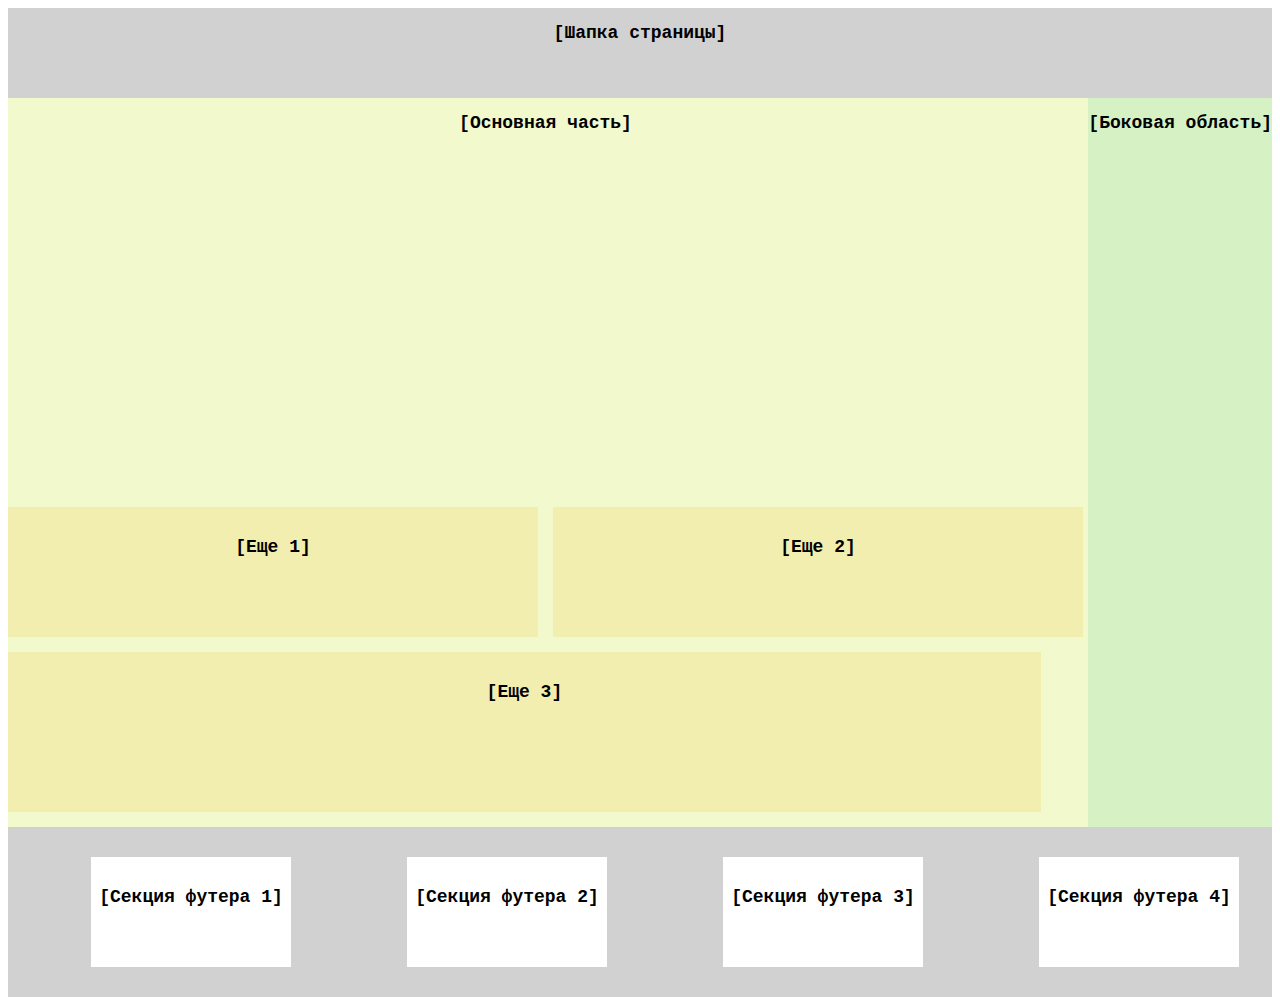
<file: week6_1/index.html>
<!DOCTYPE html>
<html lang="en">
<head>
    <meta charset="UTF-8">
    <meta http-equiv="X-UA-Compatible" content="IE=edge">
    <meta name="viewport" content="width=device-width, initial-scale=1.0">
    <link rel="stylesheet" type="text/css" href="./style/style.css">
    <title>Document</title>
</head>
<body>
    <div class="container">
<div class="header">[Шапка страницы]</div>
<div class="main"><div class="main1">[Основная часть]</div>
<div class="main2">
    <div class="section1">[Еще 1]</div>
    <div class="section2">[Еще 2]</div>
    <div class="section3">[Еще 3]</div>
</div>
</div>
<div class="aside">[Боковая область]</div>
<div class="footer">
<div class="footer_cell">[Секция футера 1]</div>
<div class="footer_cell">[Секция футера 2]</div>
<div class="footer_cell">[Секция футера 3]</div>
<div class="footer_cell">[Секция футера 4]</div>      
</div>
</div> 
</body>
</html>
</file>
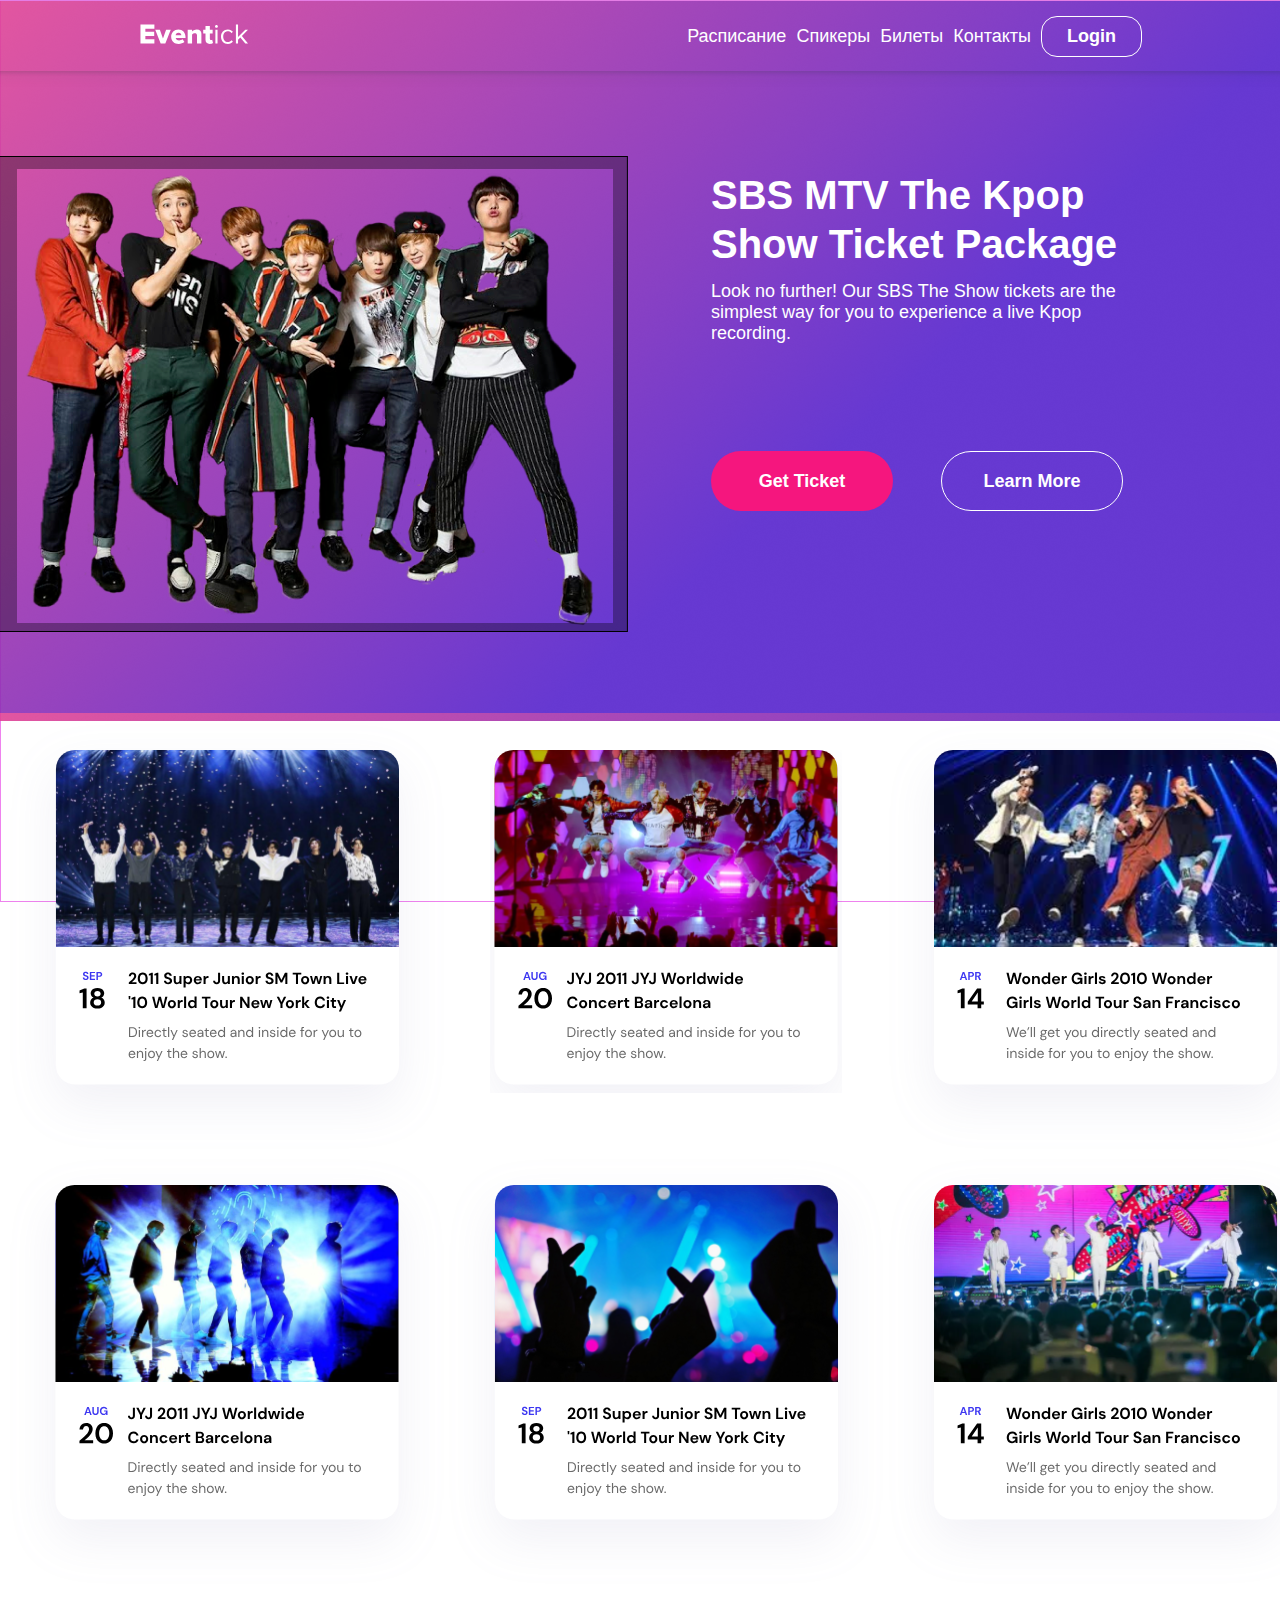
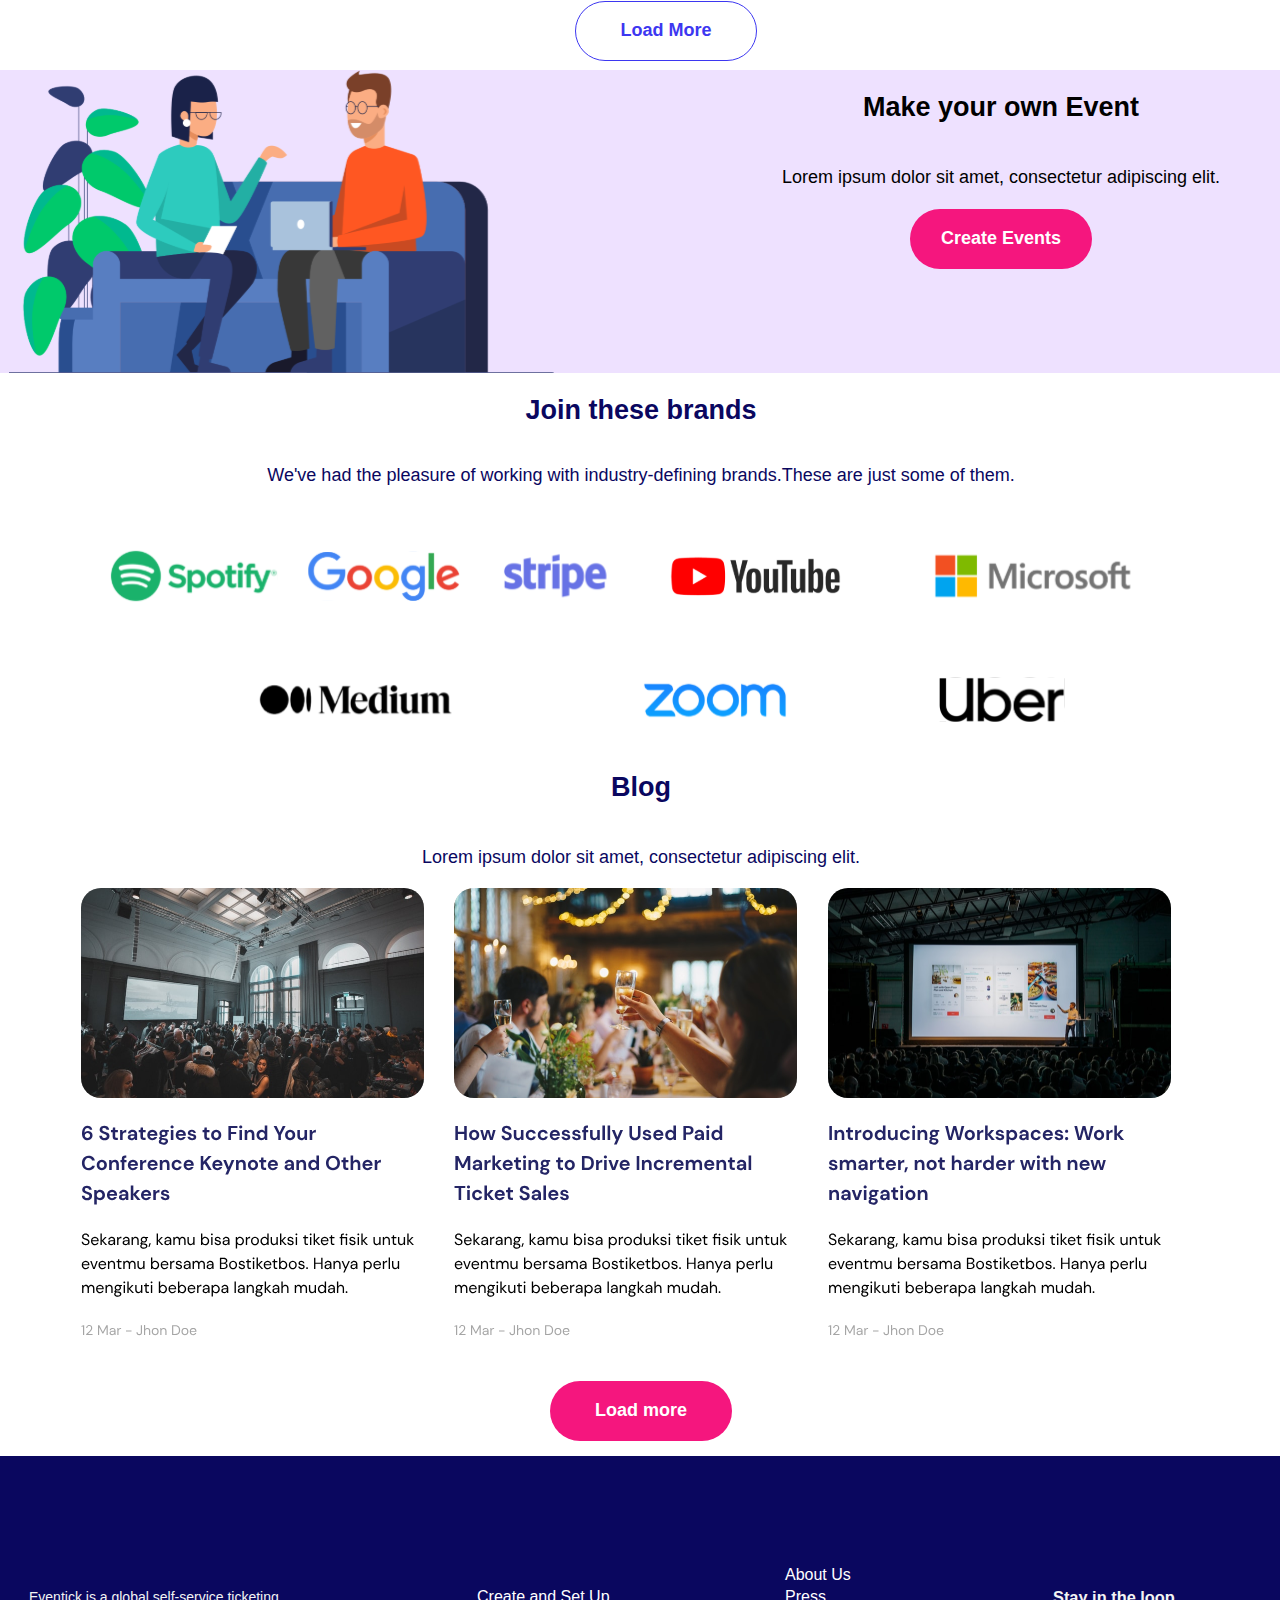
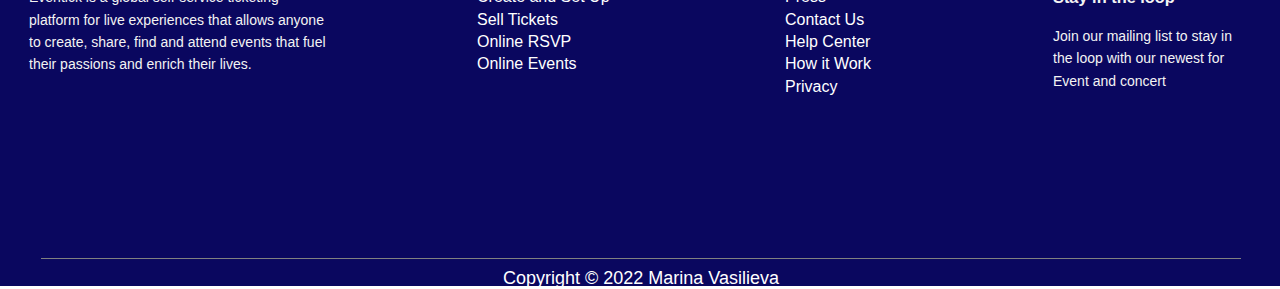
<file: week6_2/index.html>
<!DOCTYPE html>
<html lang="en">
<head>
    <meta charset="UTF-8">
    <meta http-equiv="X-UA-Compatible" content="IE=edge">
    <meta name="viewport" content="width=device-width, initial-scale=1.0">
    <link rel="preconnect" href="https://fonts.googleapis.com">
<link rel="preconnect" href="https://fonts.gstatic.com" crossorigin>
<link href="https://fonts.googleapis.com/css2?family=Jost:wght@400;600&family=Noto+Serif:ital@0;1&display=swap" rel="stylesheet">
<link rel="stylesheet" type="text/css" href="./style/style.css">
    <title>Figma_grid</title>
</head>
<body>
    <div class="wrapper">
        <header>
            <div class="header_1">
                <div class="header_logo">
                    <div><img src="./assets/Eventick.svg">
                    </div>
                </div>
                <nav class="header_nav">
                    <a  class="header_link" href="#">Расписание</a>
                    <a class="header_link" href="#">Спикеры</a>
                    <a class="header_link" href="#">Билеты</a>
                    <a  class="header_link" href="#">Контакты</a>
                    <button class="button_1">Login</button>
                </nav>
            </div>
            <div class="header_2">
                <div class="header_0">
                <div class="item_0"><img  src="./assets/pngguru 2.png" alt="#"></div>
                </div>
                <div class="header_0_1">
                <div class="item_1">SBS MTV The Kpop<br> Show Ticket Package</div>
                <div class="item_2">Look no further! Our SBS The Show tickets are the<br> simplest way for you to experience a live Kpop recording.</div>
                <div class="item_3"><button class="button_2">Get Ticket</button></div>
                <div class="item_4"><button class="button_3">Learn More</button></div>
            </div>
            </div>

        </header>
        <main class="main_grid">
            <div class="item_events_1">
                <div><img  src="./assets/Group 10.svg" alt="#"></div>
                <div><img  src="./assets/Group 11.svg" alt="#"></div>
                <div><img  src="./assets/Group 12.svg" alt="#"></div>
                <div><img  src="./assets/Group 13.svg" alt="#"></div>
                <div><img  src="./assets/Group 14.svg" alt="#"></div>
                <div><img  src="./assets/Group 15.svg" alt="#"></div>
                <div class="item_button_4" ><button class="button_4">Load More</button></div>

            </div>
            <div class="item_events_2">
            <div ><img  src="./assets/image 3.svg" alt="#"></div>
            <div >
                <div><h2>Make your own Event</h2></div> <br>
                <div>Lorem ipsum dolor sit amet, consectetur adipiscing elit.</div><br>
                <button class="button_2">Create Events</button>


            </div>
            </div>
            <div class="item_events_3">
                <div class="brands_1"><h2>Join these brands</h2>
                We've had the pleasure of working with industry-defining brands.These are just some of them.</div>
                <div class="brands_2">
                    <img  src="./assets/image_1.svg" alt="#">
                    <img  src="./assets/image_2.svg" alt="#">
                    <img  src="./assets/image_3.svg" alt="#">
                    <img  src="./assets/image_4.svg" alt="#">
                    <img  src="./assets/image_5.svg" alt="#">
                    <img  src="./assets/image_6.svg" alt="#">
                    <img  src="./assets/image-7.svg" alt="#">
                    <img  src="./assets/image_8.svg" alt="#">

                </div>
            </div>
            <div class="item_events_4">
                <div class="blog item0"><h2>Blog</h2><br>
                    Lorem ipsum dolor sit amet, consectetur adipiscing elit. </div>
                <div class="blog item1"><img  src="./assets/Group 19.svg" alt="#"></div>
                <div class="blog item2"><img  src="./assets/Group 20.svg" alt="#"></div>
                <div class="blog item3"> <img  src="./assets/Group 21.svg" alt="#"></div>
                <div class="blog item4"><button class="button_2">Load more</button></div>
            </div>
        </main>
        <footer>
            <div class="footer_1">
            <div>
                Eventick is a global self-service ticketing platform 
                for live experiences that allows anyone to create, 
                share, find and attend events that fuel their passions 
                and enrich their lives.</div>
            <div>
            <ul>
            <li ><a  class="menu_1" href="#">Create and Set Up</a></li>
            <li><a  class="menu_1" href="#">Sell Tickets</a></li>
            <li><a  class="menu_1" href="#">Online RSVP  </a></li>
            <li><a  class="menu_1" href="#">Online Events </a></li>
                </ul></div>
            <div>
                <ul>
                    <li ><a  class="menu_1" href="#"> About Us</a></li>
                    <li ><a  class="menu_1" href="#"> Press</a></li>
                    <li ><a  class="menu_1" href="#">Contact Us</a></li>
                    <li ><a  class="menu_1" href="#"> Help Center</a></li>
                    <li ><a  class="menu_1" href="#"> How it Work</a></li>
                    <li ><a  class="menu_1" href="#">Privacy</a></li>
                </ul>
                </div>
            <div><h3>Stay in the loop</h3>
                Join our mailing list to stay in the loop with our newest for Event and concert
            </div>
        </div>
        <div class="footer_2"><hr>
            Copyright © 2022 Marina Vasilieva</div>
        </footer>
    </div>
    
</body>
</html>
</file>
<file: week6_1/style/style.css>
.header{
    background: #D1D1D1;
    grid-area: header;
    text-align: center;
    padding-top: 15px;
}
    .main{
    background-color: rgb(241, 249, 205);
    grid-area: main;
    text-align: center;
    padding-top: 15px;
    display: grid;
    padding-right: 10px;
    }
    .aside{
    background-color:  rgb(214, 242, 197);
    grid-area: aside;
    text-align: center;
    padding-top: 15px;
}
.container{
        display: grid;
        grid-template-columns: 3fr 1fr;
        grid-template-rows: 10% 2fr 9% ;
        height: 100vh;
        grid-template-areas: "header header header header"
        "main main main aside"
        "footer footer footer footer"
    }
    .footer{
        display: grid;
        grid-area: footer;
        grid-template-columns:150px 150px 150px 150px;
        justify-content: space-around;
        align-items: center;
        height: 170px;
        background: #D1D1D1;
    }
    .footer_cell{
        display: block;
        width: 200px;
        height: 80px;
        text-align: center;
        background-color: white;
        padding-top: 30px;
    }
    .section1{
        display: block;
        text-align: center;
        height: 100px;
        background: rgb(242, 238, 175); 
        padding-top: 30px;
    }
    .section2{
        display: block;
        text-align:center;
        height: 100px;
        background: rgb(242, 238, 175); 
        padding-top: 30px;
    }
    .section3{
        text-align: center;
        height: 100px;
        width: 76vw;
        padding: 30px;
        margin-bottom: 15px;
        background: rgb(242, 238, 175); 
        }
    .main1{
        display: grid;
        
    }
    .main2{
        display: grid;
        grid-template-columns: 530px 530px;
        grid-template-rows: 100px;
        gap:15px;
        justify-content: space-around;
        align-items: flex-end;
        align-content: flex-end;
        }
    .header,.aside,.flex_f,.main,.footer,.container,.footer_cell{
font-family: 'Courier New', Courier, monospace;
font-size: large;
font-weight:700;
}
</file>
<file: week6_2/style/style.css>
body{
    margin: 0;
    padding: 0 ;
    box-sizing: border-box;
    }
    .wrapper{
        display: grid;
        border: 1px solid violet;
        grid-template-columns: 1fr;
        grid-template-rows: 1fr 3fr 1fr;
        justify-content: center;
        height: 100vh;
        width: 100vw;
        font-family: 'Inter', sans-serif;
        font-style: normal;
        font-weight: 400;
        font-size: 18px;
        color: white;
    }
    header{
        background-image:url(../assets/10.png) ;
        display: flex;
        flex-direction: column;
        height: 720px;
        width: 1440px;
    }
    footer{
        display: grid;
        grid-template-columns:1fr;
        grid-template-rows:1fr;
        height: 430px;
        background-color: #0A075F;
    }
    .footer_1{
    display: grid;
    grid-template-columns:300px 200px 200px 200px ;
    grid-template-rows: 1fr;
        justify-content: space-evenly;
        align-items:center;
        height: 350px;
        font-style: normal;
        font-weight: 400;
        font-size: 14px;
        line-height: 160%;
        color: #F3F3F3;
    }
    .footer_2{
        text-align: center;
        height: 37px;
    }
    .header_1{
        display: flex;
        justify-content:space-around;
        align-content: center;
        height: 70px;
        box-shadow: 0px 2px 4px rgba(38 ,50 , 56,0.16),0px 2px 16px rgba(38 ,50 , 60, 0.08);
    }
    .header_2{
        display: grid;
        height: 650px;
        width: 1440px;
        grid-template-columns: 1fr 1fr;
    }
    .header_nav{
        display: flex;
        flex-direction: row;
        justify-content: center;
        align-items: center;
        padding: 10px 20px;
        gap: 10px;
    }
    .header_logo{
        display: flex;
        justify-content:flex-start;
        align-items:center;
        padding: 10px 20px;
        }
    .button_1{
        width: 101px;
        height: 41px;
        border-radius: 16px;
        cursor: pointer;
        outline: none;
        color:#FFFFFF;
        background: transparent;
        border:1px solid white;
        font-style: normal;
font-weight: 700;
font-size: 18px;
line-height: 23px;
    }
    .header_link{
    text-decoration: none;
    color: white;
    font-size: 18px;
    font-style: normal;
    font-weight: 500;
    }
    .header_link:hover,
    .header_link:focus{
        color: violet;
        outline: none;
    }
    
    .button_2{
    background-color: #F5167E; 
    width: 182px;
        height: 60px;
        border-radius: 50px;
        cursor: pointer;
        outline: none;
        color:#FFFFFF;
        border:none;
        font-style: normal;
        font-weight: 700;
        font-size: 18px;
        line-height: 23px;
    }
    .button_3{
        width: 182px;
        height: 60px;
        border-radius: 50px;
        cursor: pointer;
        outline: none;
        color:#FFFFFF;
        background: transparent;
        border:1px solid white; 
        font-style: normal;
        font-weight: 700;
        font-size: 18px;
        line-height: 23px;
    }
    .header_0{
    display: grid;
    width: 720px;
    align-items: center;
    margin-left: 70px;
    }
    .header_0_1{
    display: grid;
    grid-template-columns: 550px;
    grid-template-rows: 180px 200px 220px ;
}
    .item_1{
        display: grid;
        grid-column: 1/2;
        grid-row: 1/2;
        width: 443px;
        height: 98px;
        font-style: normal;
        font-weight: 700;
        font-size: 40px;
        line-height: 49px;
        margin-top: 100px;

    }
    .item_2{
        display: grid;
        grid-column: 1/2;
        grid-row: 2/3;
        width: 443px;
        height: 69px;
        font-style: normal;
        font-weight: 400;
        font-size: 18px;
        margin-top: 30px;

    }
    .item_3{
        display: grid;
        grid-column: 1/2;
        grid-row: 3/4;
        width: 170px;
        height: 60px;
        
        }
    .item_4{
        display: grid;
        grid-column: 1/2;
        grid-row: 3/4;
        width: 200px;
        height: 60px;
        margin-left: 230px;
    }
    .main_grid{
        display: grid;
        grid-column: 1fr;
        grid-row: 2fr  1fr 1fr;
        justify-items: center;
    }
    .item_events_1{
        display: grid;
        grid-template-columns: 1fr 1fr 1fr;
        grid-template-rows: 1fr 1fr 3fr;
        width: 1300px;
        height: 949px;
        justify-content: center;
        margin-left: 50px;

    }
    .button_4{
        width: 182px;
        height: 60px;
        border-radius: 50px;
        cursor: pointer;
        outline: none;
        color:#3D37F1;
        background: transparent;
        border:1px solid #3D37F1; 
        font-style: normal;
        font-weight: 700;
        font-size: 18px;
        line-height: 23px;           
        
    }
    .item_button_4{
        display: grid;
        grid-row: 3/4;
        grid-column: 1/4;
        justify-content: center;
        align-content: center;
    }
    .item_events_2{
        display: grid;
        grid-template-columns: 1fr 1fr;
        grid-template-rows: 1fr ;
        width: 1440px;
        height: 303px;
        background-color: #EEE1FF;
        color: black;
        text-align: center;
    }
    .item_events_3{
        display: grid;
        grid-column: 1fr;
        grid-row: 1fr 1fr;
        width: 1122px;
        height: 377px;
        color: #0A075F;
    }
    .item_events_4{
        display: grid;
        grid-template-columns: 1fr 1fr 1fr;
        grid-template-rows: 1fr 1fr 1fr ;
        width: 1120px;
        height: 706px;
        color: #0A075F;
        row-gap: 20px;
    }
    .item0{
        display: grid;
        grid-column: 1/4;
        grid-row: 1/2;
        justify-content: center;
        align-content: center;
        text-align: center;
    }
    .item4{ 
        display: grid;
        grid-column: 1/4;
        grid-row: 3/4;
        justify-content: center;
        align-content: center;
    }
    .brands_1{
        display: grid;
        justify-content: center;
        text-align: center;
    }
    .brands_2{
        display: flex;
        flex-wrap: wrap;
        justify-content: space-evenly;
    }
    hr {
border: none; 
background-color:grey; 
height: 1px; 
width: 1200px;
}
.menu_1 {
    text-decoration: none;
    color: white;
    font-size: 16px;
    font-style: normal;
    font-weight: 300;
}
li{
    list-style-type: none; 
}
</file>
